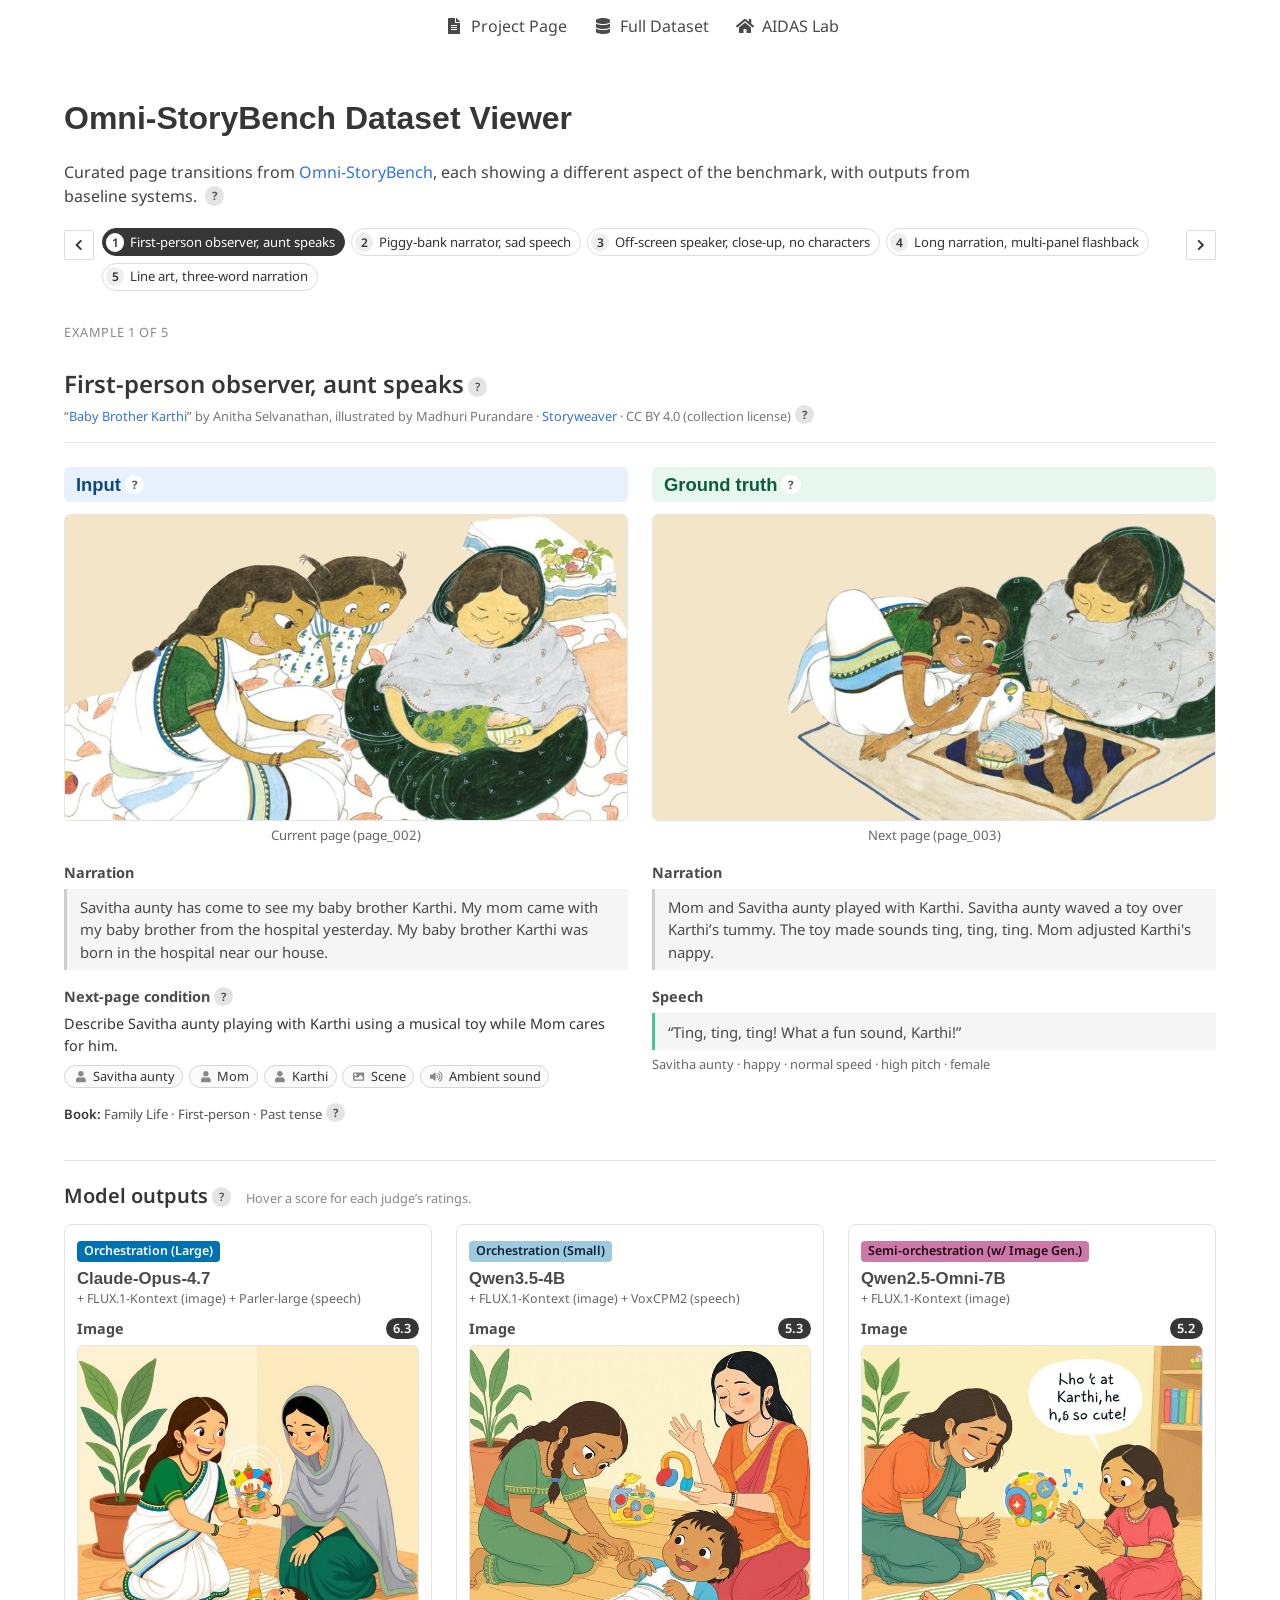
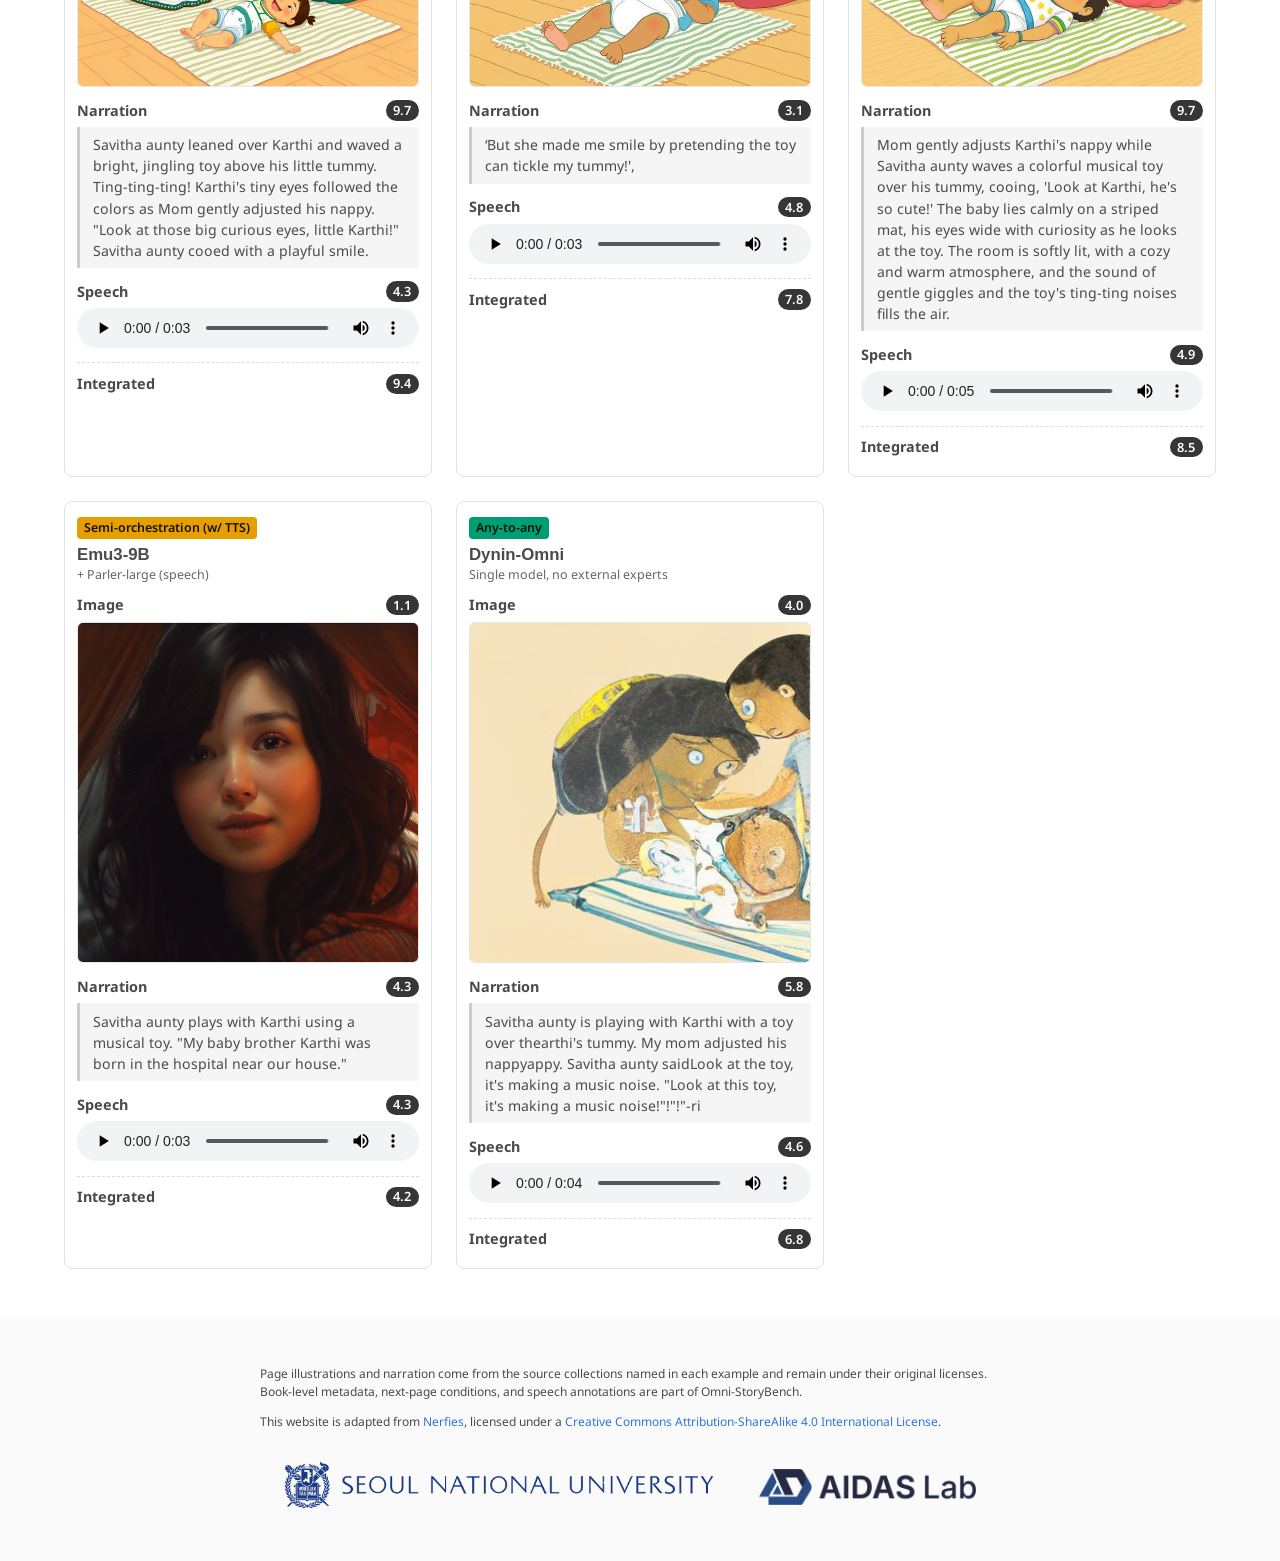
<file: viewer/index.html>
<!DOCTYPE html>
<html lang="en">
<head>
  <meta charset="utf-8">
  <meta name="description" content="Browse curated examples from Omni-StoryBench, a story-grounded omnimodal generation benchmark.">
  <meta name="viewport" content="width=device-width, initial-scale=1">
  <title>Omni-StoryBench Viewer</title>

  <link href="https://fonts.googleapis.com/css?family=Google+Sans|Noto+Sans|Castoro" rel="stylesheet">
  <link rel="stylesheet" href="../static/css/bulma.min.css">
  <link rel="stylesheet" href="../static/css/index.css">
  <link rel="stylesheet" href="./viewer.css">
  <link rel="icon" href="../static/images/favicon.ico">

  <script defer src="../static/js/fontawesome.all.min.js"></script>
  <script defer src="./viewer.js"></script>
</head>
<body>

<nav class="navbar" role="navigation" aria-label="main navigation">
  <div class="navbar-brand">
    <a role="button" class="navbar-burger" aria-label="menu" aria-expanded="false">
      <span aria-hidden="true"></span>
      <span aria-hidden="true"></span>
      <span aria-hidden="true"></span>
    </a>
  </div>
  <div class="navbar-menu">
    <div class="navbar-start" style="flex-grow: 1; justify-content: center;">
      <a class="navbar-item" href="../">
        <span class="icon"><i class="fas fa-file-alt"></i></span>
        <div style="padding-left:5px;">Project Page</div>
      </a>
      <a class="navbar-item" href="https://huggingface.co/datasets/snu-aidas/Omni-StoryBench">
        <span class="icon"><i class="fas fa-database"></i></span>
        <div style="padding-left:5px;">Full Dataset</div>
      </a>
      <a class="navbar-item" href="https://aidas.snu.ac.kr">
        <span class="icon"><i class="fas fa-home"></i></span>
        <div style="padding-left:5px;">AIDAS Lab</div>
      </a>
    </div>
  </div>
</nav>

<section class="section viewer-head">
  <div class="container is-max-widescreen">
    <h1 class="title is-3 publication-title">Omni-StoryBench Dataset Viewer</h1>
    <p class="viewer-intro">
      Curated page transitions from <a href="../">Omni-StoryBench</a>, each showing a different aspect of the
      benchmark, with outputs from baseline systems.
      <span class="v-help" role="button" aria-label="How to read this viewer" data-tip-template="tip-intro">?</span>
    </p>
    <template id="tip-intro">
      <p>
        Each example is a page transition. Given the current page, book-level metadata, and a condition for the
        next page (<b>Input</b>), a model generates the next page's illustration, narration, and a spoken character
        utterance. The book's actual next page is the <b>Ground truth</b>.
      </p>
      <p>All 900 samples are on <a href="https://huggingface.co/datasets/snu-aidas/Omni-StoryBench">Hugging Face</a>.</p>
    </template>

    <div class="viewer-nav">
      <button class="button is-small" id="prev" title="Previous example (&larr;)">
        <span class="icon"><i class="fas fa-chevron-left"></i></span>
      </button>
      <div class="chips" id="chips"></div>
      <button class="button is-small" id="next" title="Next example (&rarr;)">
        <span class="icon"><i class="fas fa-chevron-right"></i></span>
      </button>
    </div>
  </div>
</section>

<section class="section viewer-body">
  <div class="container is-max-widescreen" id="example">
    <p class="has-text-grey">Loading&hellip;</p>
  </div>
</section>

<footer class="footer" style="padding-bottom: 40px;">
  <div class="container">
    <div class="columns is-centered">
      <div class="column is-8">
        <div class="content is-size-7">
          <p>
            Page illustrations and narration come from the source collections named in each example and remain
            under their original licenses. Book-level metadata, next-page conditions, and speech annotations are
            part of Omni-StoryBench.
          </p>
          <p>
            This website is adapted from <a href="https://github.com/nerfies/nerfies.github.io">Nerfies</a>, licensed
            under a <a rel="license" href="http://creativecommons.org/licenses/by-sa/4.0/">Creative Commons
            Attribution-ShareAlike 4.0 International License</a>.
          </p>
        </div>
        <div class="content has-text-centered">
          <a href="https://en.snu.ac.kr">
            <img src="../static/images/snu_logo.png" alt="Seoul National University" style="max-height: 48px; margin: 6px 10px;">
          </a>
          <a href="https://aidas.snu.ac.kr">
            <img src="../static/images/aidaslab_logo.png" alt="AIDAS Lab" style="max-height: 36px; margin: 10px 30px;">
          </a>
        </div>
      </div>
    </div>
  </div>
</footer>

</body>
</html>
</file>
<file: static/css/index.css>
body {
  font-family: 'Noto Sans', sans-serif;
}


.footer .icon-link {
    font-size: 25px;
    color: #000;
}

.link-block a {
    margin-top: 5px;
    margin-bottom: 5px;
}

.dnerf {
  font-variant: small-caps;
}


.teaser .hero-body {
  padding-top: 0;
  padding-bottom: 3rem;
}

.teaser {
  font-family: 'Google Sans', sans-serif;
}


.publication-title {
}

.publication-banner {
  max-height: parent;

}

.publication-banner video {
  position: relative;
  left: auto;
  top: auto;
  transform: none;
  object-fit: fit;
}

.publication-header .hero-body {
}

.publication-title {
    font-family: 'Google Sans', sans-serif;
}

.publication-authors {
    font-family: 'Google Sans', sans-serif;
}

.publication-venue {
    color: #555;
    width: fit-content;
    font-weight: bold;
}

.publication-awards {
    color: #ff3860;
    width: fit-content;
    font-weight: bolder;
}

.publication-authors {
}

.publication-authors a {
   color: hsl(204, 86%, 53%) !important;
}

.publication-authors a:hover {
    text-decoration: underline;
}

.author-block {
  display: inline-block;
}

.publication-banner img {
}

.publication-authors {
  /*color: #4286f4;*/
}

.publication-video {
    position: relative;
    width: 100%;
    height: 0;
    padding-bottom: 56.25%;

    overflow: hidden;
    border-radius: 10px !important;
}

.publication-video iframe {
    position: absolute;
    top: 0;
    left: 0;
    width: 100%;
    height: 100%;
}

.publication-body img {
}


/* ---- Omni-StoryBench additions ---- */
.teaser-caption {
  font-size: 1rem;
  line-height: 1.5;
  margin-top: 1.25rem;
}

.figure-caption {
  color: #555;
  font-size: 0.9rem;
  text-align: center;
  margin: 0.75rem auto 1.5rem auto;
  max-width: 52rem;
}

.section .title.is-4 {
  margin-top: 1.75rem;
}

.source-table td, .source-table th,
.leaderboard td, .leaderboard th {
  vertical-align: middle;
}

/* Inline example */
.example-box {
  border: 1px solid #ddd;
  border-radius: 10px;
  padding: 1.25rem 1.5rem;
  background: #fcfcfc;
}
.example-header {
  font-size: 0.95rem;
  margin-bottom: 0.75rem;
  color: #333;
}
.example-col-title {
  font-family: 'Google Sans', sans-serif;
  font-size: 1.2rem;
  font-weight: bold;
  text-align: center;
  margin-bottom: 0.5rem;
}
.example-image img {
  border-radius: 6px;
  border: 1px solid #e5e5e5;
}
.example-image figcaption {
  text-align: center;
  font-size: 0.85rem;
  color: #666;
  margin-top: 0.3rem;
}
.example-label {
  font-weight: bold;
  font-size: 0.9rem;
  margin: 0.9rem 0 0.3rem 0;
}
.example-box blockquote {
  border-left: 3px solid #ccc;
  padding: 0.4rem 0.8rem;
  margin: 0;
  background: #f5f5f5;
  font-size: 0.92rem;
}
.example-table {
  font-size: 0.82rem;
  background: transparent;
  margin-bottom: 0.6rem !important;
}
.example-table th {
  white-space: nowrap;
}
.example-details summary {
  cursor: pointer;
  font-weight: bold;
  font-size: 0.9rem;
  margin: 0.6rem 0;
}
.example-credit {
  font-size: 0.8rem;
  color: #777;
  margin-top: 0.75rem;
  text-align: right;
}

/* Leaderboard */
.leaderboard-note {
  font-size: 0.9rem;
  color: #555;
  margin-bottom: 0.75rem;
}
.leaderboard {
  font-size: 0.85rem;
  white-space: nowrap;
}
.leaderboard td[data-v] {
  text-align: right;
  font-variant-numeric: tabular-nums;
}
.leaderboard th.sortable {
  cursor: pointer;
  user-select: none;
}
.leaderboard th.sortable:hover {
  background: #f0f0f0;
}
.leaderboard th.sorted-desc::after { content: " \25BC"; font-size: 0.7em; }
.leaderboard th.sorted-asc::after { content: " \25B2"; font-size: 0.7em; }

/* Paradigm colors follow the paper's ranking figure (Okabe-Ito palette). */
.paradigm-tag {
  display: inline-block;
  padding: 0.1em 0.55em;
  border-radius: 4px;
  font-size: 0.78rem;
  font-weight: 600;
  color: #fff;
}
.paradigm-tag.orch-large { background: #0072B2; }
.paradigm-tag.orch-small { background: #9ECAE1; color: #123; }
.paradigm-tag.semi-tts   { background: #E69F00; color: #1a1200; }
.paradigm-tag.semi-img   { background: #CC79A7; color: #1f0716; }
.paradigm-tag.any        { background: #009E73; color: #00140e; }

/* Key findings */
.finding {
  margin-bottom: 2.5rem;
}
.small-table {
  font-size: 0.85rem;
}

@media screen and (max-width: 768px) {
  .publication-title.is-1 {
    font-size: 2rem;
  }
  .has-text-justified {
    text-align: left !important;
  }
  .example-box {
    padding: 1rem;
  }
}

.teaser-credit {
  font-size: 0.75rem;
  color: #888;
  text-align: center;
  margin-top: 0.5rem;
}

.hf-emoji {
  font-family: "Apple Color Emoji", "Segoe UI Emoji", "Noto Color Emoji", sans-serif;
  font-size: 1.1em;
}
</file>
<file: viewer/viewer.css>
.viewer-head {
  padding-bottom: 1rem;
}
.viewer-intro {
  max-width: 60rem;
  color: #444;
  margin-bottom: 1.25rem;
}

/* Example navigation */
.viewer-nav {
  display: flex;
  align-items: flex-start;
  gap: 0.5rem;
}
.viewer-nav .button {
  flex: none;
  margin-top: 0.1rem;
}
.chips {
  display: flex;
  flex-wrap: wrap;
  gap: 0.4rem;
  flex: 1 1 auto;
  min-width: 0;
}
.chip {
  display: inline-flex;
  align-items: center;
  gap: 0.4em;
  padding: 0.2em 0.7em 0.2em 0.25em;
  border: 1px solid #ddd;
  border-radius: 999px;
  font-size: 0.82rem;
  color: #333;
  background: #fff;
  line-height: 1.6;
}
.chip:hover {
  border-color: #999;
  color: #000;
}
.chip.is-active {
  background: #363636;
  border-color: #363636;
  color: #fff;
}
.chip-num {
  display: inline-block;
  min-width: 1.5em;
  text-align: center;
  border-radius: 999px;
  background: #eee;
  color: #333;
  font-weight: 600;
  font-size: 0.75rem;
}
.chip.is-active .chip-num {
  background: #fff;
  color: #363636;
}

/* Example */
.viewer-body {
  padding-top: 1rem;
}
.v-header {
  border-bottom: 1px solid #e5e5e5;
  padding-bottom: 1rem;
  margin-bottom: 1.5rem;
}
.v-counter {
  font-size: 0.8rem;
  color: #888;
  text-transform: uppercase;
  letter-spacing: 0.04em;
  margin-bottom: 0.2rem;
}
.v-header .title {
  margin-bottom: 0.5rem;
}
.v-attribution {
  font-size: 0.8rem;
  color: #777;
  margin-top: 0.4rem;
}

.v-col-title {
  font-family: 'Google Sans', sans-serif;
  font-size: 1.15rem;
  font-weight: bold;
  padding: 0.25rem 0.75rem;
  border-radius: 6px;
  margin-bottom: 0.75rem;
}
.v-col-title.is-input { background: #e8f1fb; color: #0b4a85; }
.v-col-title.is-gt { background: #e7f6ef; color: #0b5e3c; }

.v-figure img {
  display: block;
  width: 100%;
  border-radius: 6px;
  border: 1px solid #e5e5e5;
}
.v-figure figcaption {
  text-align: center;
  font-size: 0.82rem;
  color: #666;
  margin-top: 0.3rem;
}
.v-label {
  font-weight: bold;
  font-size: 0.9rem;
  margin: 1rem 0 0.35rem 0;
}
.v-quote {
  border-left: 3px solid #ccc;
  padding: 0.45rem 0.8rem;
  background: #f5f5f5;
  font-size: 0.93rem;
  white-space: pre-wrap;
}
.v-quote.is-speech {
  border-left-color: #48c78e;
}
.v-subline {
  font-size: 0.8rem;
  color: #666;
  margin-top: 0.3rem;
}
.v-instruction {
  font-size: 0.9rem;
  color: #333;
}
.v-tags {
  display: flex;
  flex-wrap: wrap;
  gap: 0.35rem;
  margin-top: 0.5rem;
}
.v-tag {
  display: inline-flex;
  align-items: center;
  gap: 0.3em;
  padding: 0.1em 0.6em;
  border: 1px solid #d5d5d5;
  border-radius: 999px;
  background: #fafafa;
  font-size: 0.8rem;
  color: #333;
}
.v-tag .v-icon {
  color: #888;
  font-size: 0.7rem;
}
.v-tag:hover, .v-tag.is-tip-open, .v-tag:focus-visible {
  border-color: #363636;
  background: #fff;
  outline: none;
}
.v-bookline {
  font-size: 0.82rem;
  color: #555;
  margin-top: 0.9rem;
}
.v-bookline-label {
  font-weight: 600;
  color: #363636;
}
@media screen and (max-width: 768px) {
  .viewer-nav {
    flex-wrap: wrap;
  }
  .chips {
    order: 3;
    flex-basis: 100%;
  }
}

/* Model outputs */
.v-outputs {
  border-top: 1px solid #e5e5e5;
  margin-top: 1.5rem;
  padding-top: 1.5rem;
}
.v-outputs-head {
  display: flex;
  flex-wrap: wrap;
  align-items: baseline;
  column-gap: 0.9rem;
  row-gap: 0.2rem;
  margin-bottom: 1rem;
}
.v-outputs-head .title {
  margin-bottom: 0;
}
.v-outputs-hint {
  font-size: 0.8rem;
  color: #888;
}
.v-card {
  height: 100%;
  border: 1px solid #e3e3e3;
  border-radius: 8px;
  padding: 0.75rem;
  background: #fff;
}
.v-card-head {
  margin-bottom: 0.6rem;
}
.v-card-title {
  font-family: 'Google Sans', sans-serif;
  font-weight: bold;
  font-size: 1.05rem;
  margin-top: 0.35rem;
  line-height: 1.3;
}
.v-card-sub {
  font-size: 0.78rem;
  color: #666;
}
.v-card .v-label {
  margin-top: 0.7rem;
}
.v-out-image img {
  aspect-ratio: 1 / 1;
  object-fit: contain;
  background: #f3f3f3;
}
.v-out-text {
  font-size: 0.88rem;
}
.v-out-audio {
  display: block;
  width: 100%;
  height: 40px;
}
.v-missing {
  display: flex;
  flex-direction: column;
  justify-content: center;
  gap: 0.3rem;
  padding: 0.75rem;
  border: 1px dashed #c9c9c9;
  border-radius: 6px;
  background: #fafafa;
  color: #555;
  font-size: 0.85rem;
}
.v-missing-image {
  aspect-ratio: 1 / 1;
  text-align: center;
}
.v-missing-title {
  font-weight: 600;
  color: #a33;
}

/* Judge scores */
.v-part-head {
  display: flex;
  justify-content: space-between;
  align-items: center;
  gap: 0.5rem;
  margin: 0.8rem 0 0.35rem 0;
}
.v-card-head + .v-part-head {
  margin-top: 0.2rem;
}
.v-part-head .v-label {
  margin: 0;
}
.v-score {
  display: inline-block;
  min-width: 2.6em;
  text-align: center;
  padding: 0.05em 0.5em;
  border-radius: 999px;
  background: #363636;
  color: #fff;
  font-weight: 600;
  font-size: 0.8rem;
  font-variant-numeric: tabular-nums;
  cursor: help;
}
.v-score:hover, .v-score.is-tip-open, .v-score:focus-visible {
  background: #3273dc;
  outline: none;
}
.v-score.is-none {
  background: #e8e8e8;
  color: #666;
}
.v-integrated {
  border-top: 1px dashed #dcdcdc;
  margin-top: 0.9rem;
}
.v-integrated .v-part-head {
  margin-top: 0.6rem;
}
.v-score-table {
  font-size: 0.75rem;
  margin: 0.4rem 0 0 0 !important;
  width: 100%;
}
.v-score-table .v-judge-name {
  font-size: 0.72rem;
  color: #666;
  border-bottom: none;
  padding-top: 0.4em;
  padding-bottom: 0;
}
.v-score-table .v-judge-scores td {
  padding-top: 0.05em;
}
.v-score-table th {
  font-weight: 600;
  vertical-align: bottom;
}
.v-score-table .is-num {
  text-align: center;
  font-variant-numeric: tabular-nums;
}
.v-score-table td, .v-score-table th {
  padding-left: 0.2em !important;
  padding-right: 0.2em !important;
}
.v-judge-mean {
  font-weight: 600;
}
.v-judge-status {
  color: #888;
  font-style: italic;
}

/* Popovers (details on hover, focus, or tap) */
.has-tip {
  cursor: help;
}
.v-help {
  display: inline-flex;
  align-items: center;
  justify-content: center;
  width: 1.2rem;
  height: 1.2rem;
  margin-left: 0.35em;
  border-radius: 50%;
  background: #e4e4e4;
  color: #555;
  font-family: 'Noto Sans', sans-serif;
  font-size: 0.72rem;
  font-weight: 700;
  line-height: 1;
  vertical-align: 0.15em;
  user-select: none;
}
.v-help:hover, .v-help.is-tip-open, .v-help:focus-visible {
  background: #363636;
  color: #fff;
  outline: none;
}
.v-col-title .v-help {
  background: rgba(255, 255, 255, 0.8);
}
.v-pop {
  position: absolute;
  z-index: 50;
  max-width: min(26rem, calc(100vw - 16px));
  max-height: 70vh;
  overflow: auto;
  padding: 0.6rem 0.8rem;
  border: 1px solid #ddd;
  border-radius: 8px;
  background: #fff;
  box-shadow: 0 6px 24px rgba(0, 0, 0, 0.14);
  font-size: 0.82rem;
  font-weight: normal;
  line-height: 1.45;
  color: #333;
  text-align: left;
}
.v-pop[hidden] {
  display: none;
}
.v-pop p + p, .v-pop p + dl, .v-pop dl + p {
  margin-top: 0.4rem;
}
.v-pop-title {
  font-weight: 600;
  color: #222;
}
.v-pop-note {
  color: #666;
}
.v-pop-dl {
  display: grid;
  grid-template-columns: auto 1fr;
  gap: 0.15rem 0.7rem;
}
.v-pop-dl dt {
  color: #777;
}
.v-pop-dl dd {
  margin: 0;
}
.v-pop-chars p {
  margin-top: 0.3rem;
}
.v-pop code {
  font-size: 0.75rem;
  word-break: break-all;
}
</file>
